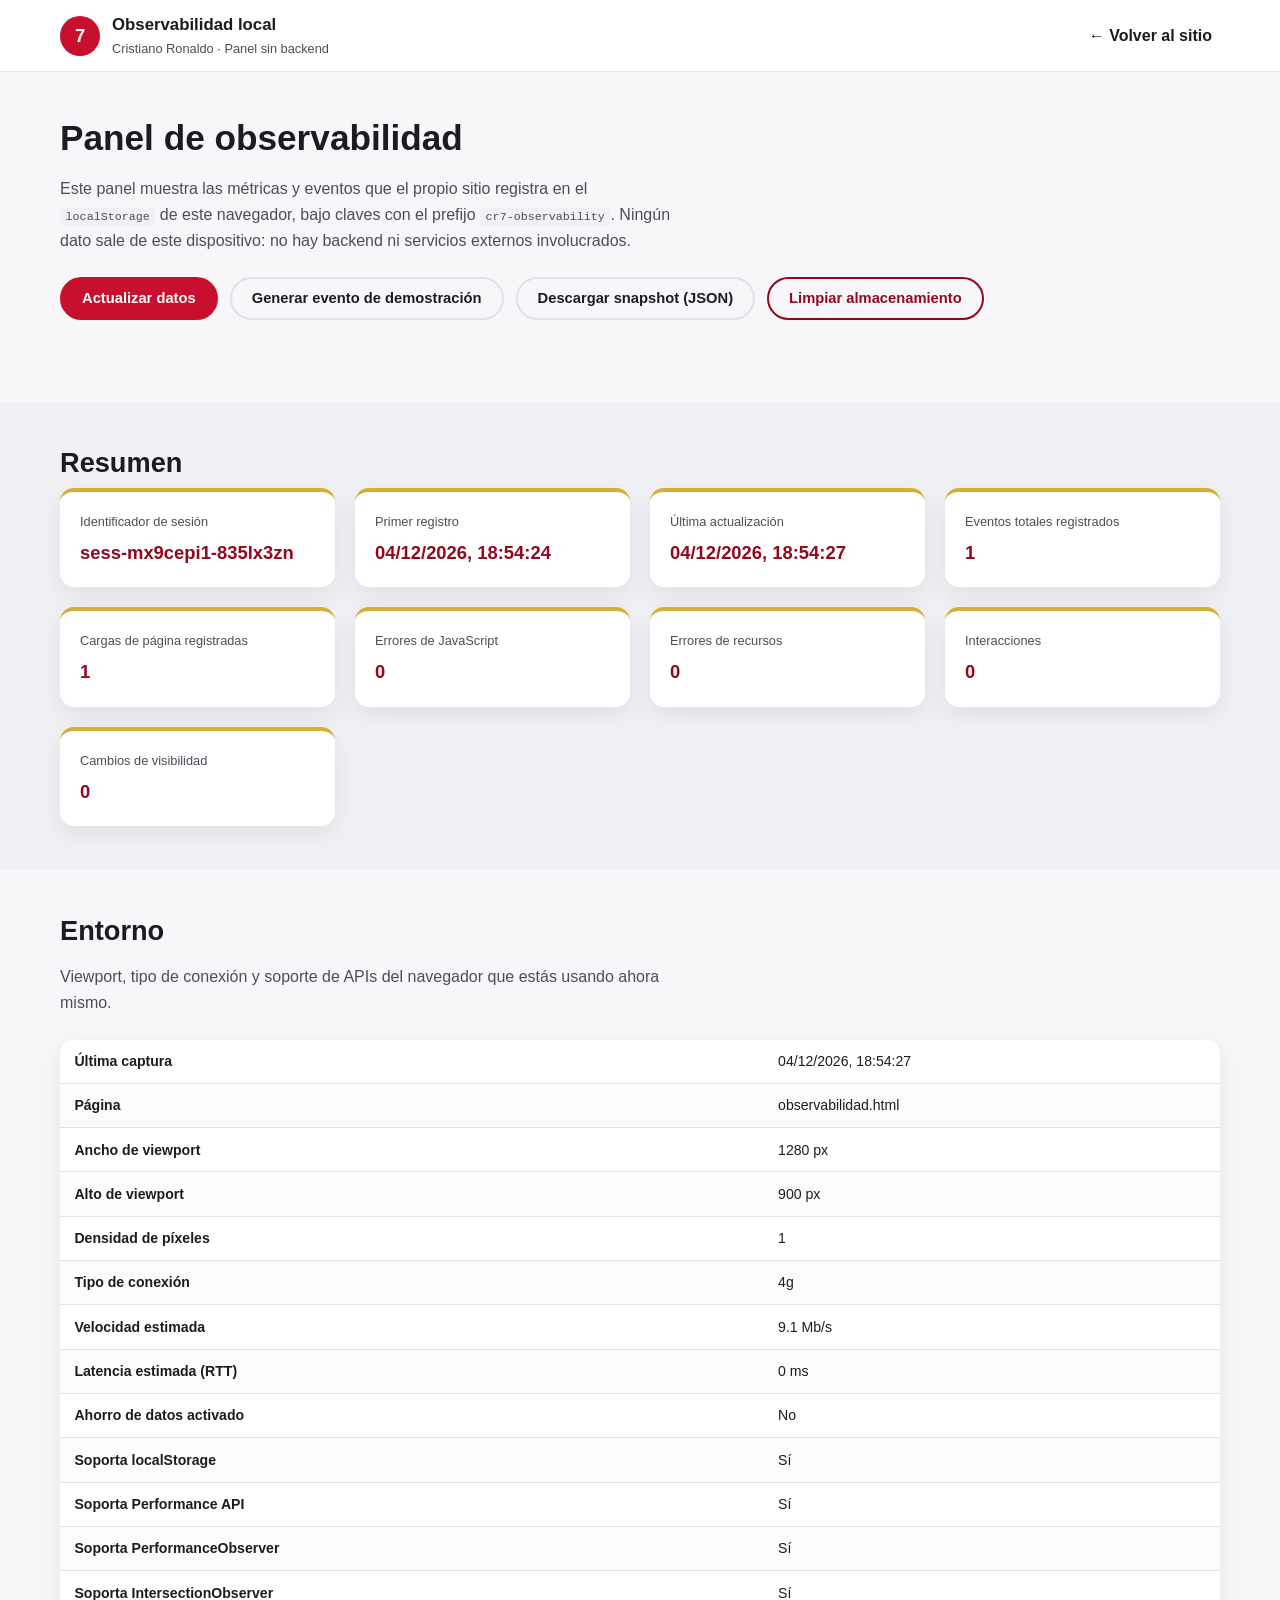
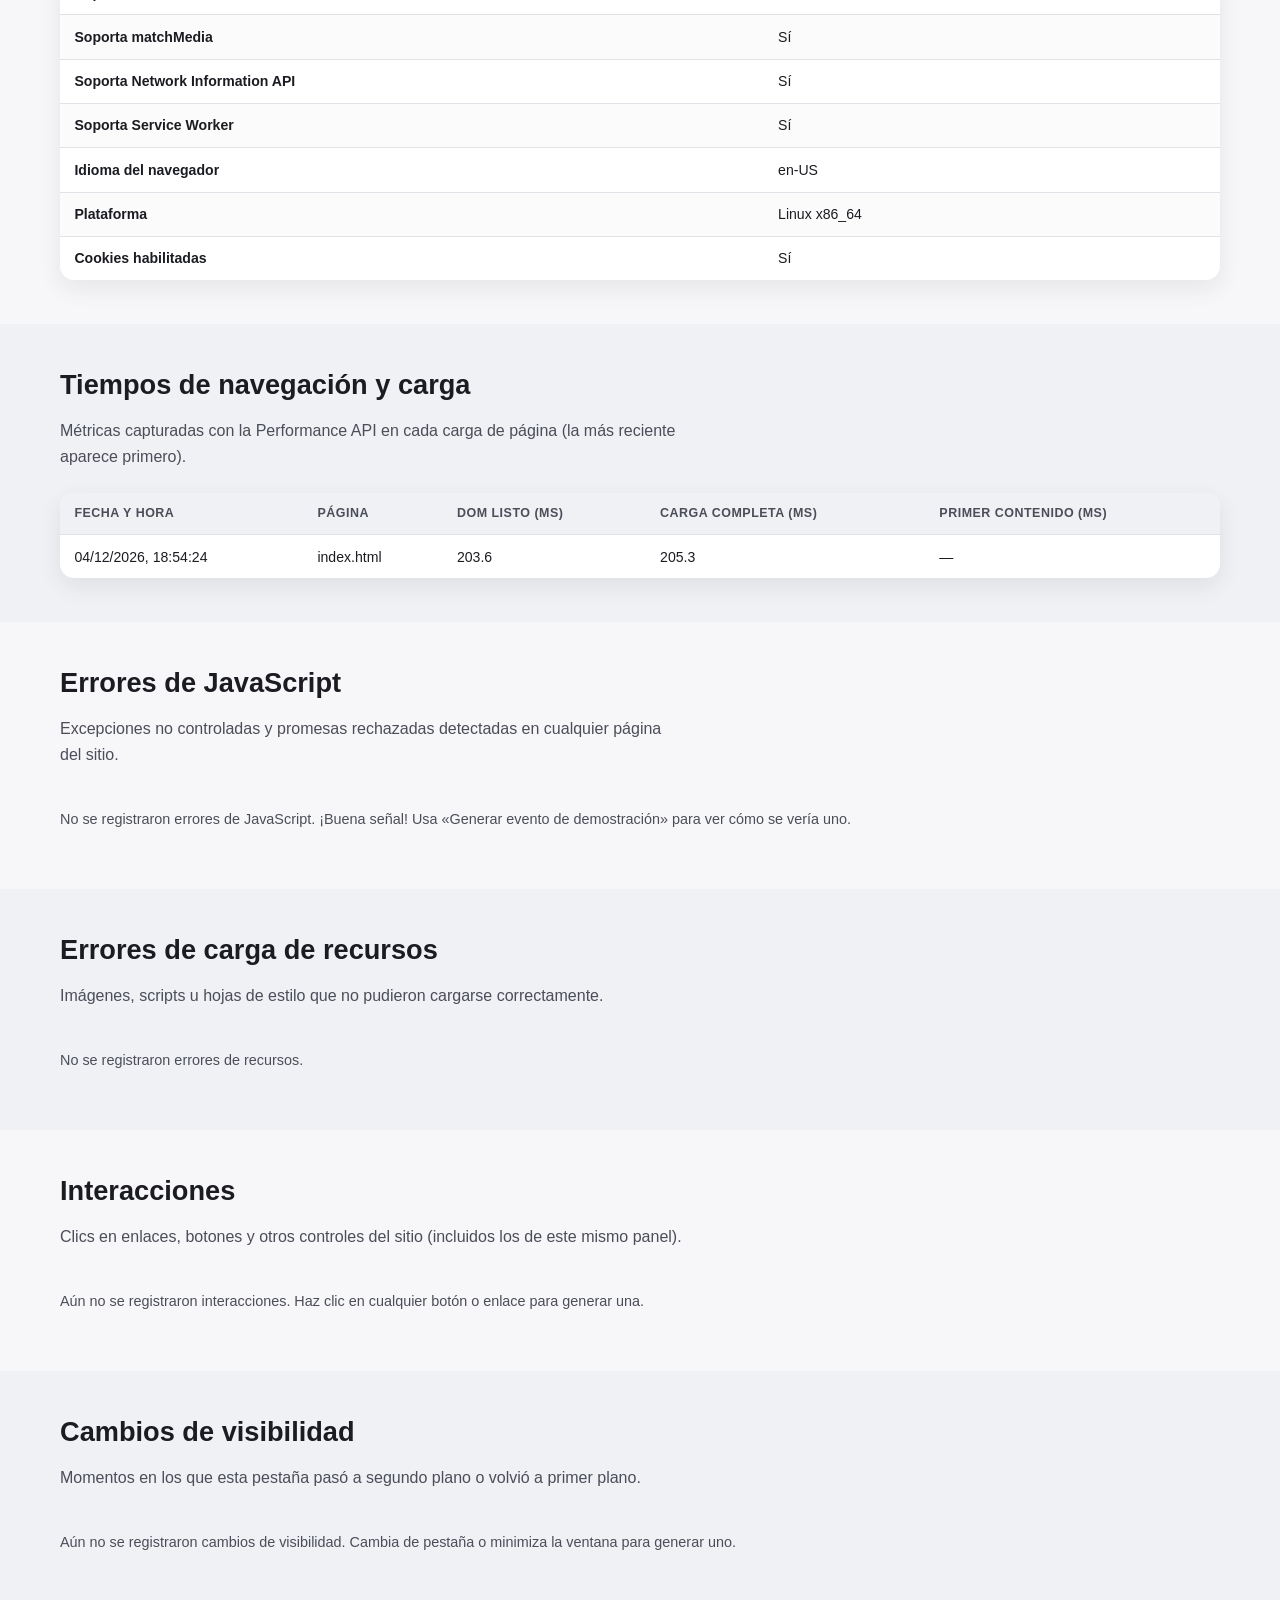
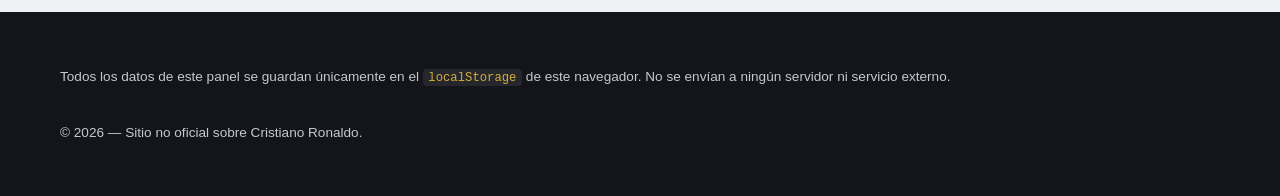
<file: paginaCristianoRonaldo/observabilidad.html>
<!DOCTYPE html>
<html lang="es">
<head>
  <meta charset="UTF-8">
  <meta name="viewport" content="width=device-width, initial-scale=1.0">
  <title>Observabilidad | Cristiano Ronaldo</title>
  <meta name="description" content="Panel local de observabilidad del sitio: rendimiento, errores, interacciones y entorno, almacenado únicamente en el navegador, sin backend ni servicios externos.">
  <link rel="stylesheet" href="observabilidad.css">
</head>
<body>

  <a class="skip-link" href="#contenido-principal">Saltar al contenido principal</a>

  <header class="site-header">
    <div class="header-contenido contenedor">
      <div class="marca">
        <span class="marca-numero">7</span>
        <div>
          <p class="marca-titulo">Observabilidad local</p>
          <p class="marca-subtitulo">Cristiano Ronaldo · Panel sin backend</p>
        </div>
      </div>
      <nav aria-label="Navegación del panel">
        <a href="index.html">← Volver al sitio</a>
      </nav>
    </div>
  </header>

  <main id="contenido-principal">

    <!-- ===================== INTRODUCCIÓN Y CONTROLES ===================== -->
    <section class="seccion" aria-labelledby="intro-titulo">
      <div class="contenedor">
        <h1 id="intro-titulo">Panel de observabilidad</h1>
        <p class="seccion-intro">
          Este panel muestra las métricas y eventos que el propio sitio registra en el
          <code>localStorage</code> de este navegador, bajo claves con el prefijo
          <code>cr7-observability</code>. Ningún dato sale de este dispositivo: no hay
          backend ni servicios externos involucrados.
        </p>

        <div class="barra-herramientas" role="toolbar" aria-label="Acciones del panel de observabilidad">
          <button type="button" id="btn-actualizar" class="boton boton-primario">
            Actualizar datos
          </button>
          <button type="button" id="btn-demo" class="boton boton-secundario">
            Generar evento de demostración
          </button>
          <button type="button" id="btn-descargar" class="boton boton-secundario">
            Descargar snapshot (JSON)
          </button>
          <button type="button" id="btn-limpiar" class="boton boton-peligro">
            Limpiar almacenamiento
          </button>
        </div>

        <p class="estado-mensaje" id="estado-mensaje" role="status" aria-live="polite"></p>
      </div>
    </section>

    <!-- ===================== RESUMEN ===================== -->
    <section class="seccion seccion-alterna" aria-labelledby="resumen-titulo">
      <div class="contenedor">
        <h2 id="resumen-titulo">Resumen</h2>
        <dl class="resumen-grid" id="resumen-grid" aria-live="polite">
          <!-- Rellenado dinámicamente por observabilidad.js -->
        </dl>
      </div>
    </section>

    <!-- ===================== ENTORNO ===================== -->
    <section class="seccion" aria-labelledby="entorno-titulo">
      <div class="contenedor">
        <h2 id="entorno-titulo">Entorno</h2>
        <p class="seccion-intro">
          Viewport, tipo de conexión y soporte de APIs del navegador que estás usando
          ahora mismo.
        </p>
        <div class="tabla-scroll">
          <table class="tabla-datos" id="tabla-entorno">
            <caption class="sr-only">Datos del entorno del navegador</caption>
            <tbody id="tabla-entorno-cuerpo"></tbody>
          </table>
        </div>
      </div>
    </section>

    <!-- ===================== NAVEGACIÓN Y CARGA ===================== -->
    <section class="seccion seccion-alterna" aria-labelledby="navegacion-titulo">
      <div class="contenedor">
        <h2 id="navegacion-titulo">Tiempos de navegación y carga</h2>
        <p class="seccion-intro">
          Métricas capturadas con la Performance API en cada carga de página (la más
          reciente aparece primero).
        </p>
        <div class="tabla-scroll">
          <table class="tabla-datos" id="tabla-navegacion">
            <caption class="sr-only">Historial de tiempos de carga de página</caption>
            <thead>
              <tr>
                <th scope="col">Fecha y hora</th>
                <th scope="col">Página</th>
                <th scope="col">DOM listo (ms)</th>
                <th scope="col">Carga completa (ms)</th>
                <th scope="col">Primer contenido (ms)</th>
              </tr>
            </thead>
            <tbody id="tabla-navegacion-cuerpo"></tbody>
          </table>
        </div>
        <p class="estado-vacio" id="navegacion-vacio" hidden>
          Aún no se registraron cargas de página. Recarga <a href="index.html">la página principal</a> o esta misma para generar una.
        </p>
      </div>
    </section>

    <!-- ===================== ERRORES DE JAVASCRIPT ===================== -->
    <section class="seccion" aria-labelledby="errores-titulo">
      <div class="contenedor">
        <h2 id="errores-titulo">Errores de JavaScript</h2>
        <p class="seccion-intro">
          Excepciones no controladas y promesas rechazadas detectadas en cualquier
          página del sitio.
        </p>
        <div class="tabla-scroll">
          <table class="tabla-datos" id="tabla-errores">
            <caption class="sr-only">Errores de JavaScript registrados</caption>
            <thead>
              <tr>
                <th scope="col">Fecha y hora</th>
                <th scope="col">Tipo</th>
                <th scope="col">Mensaje</th>
                <th scope="col">Ubicación</th>
              </tr>
            </thead>
            <tbody id="tabla-errores-cuerpo"></tbody>
          </table>
        </div>
        <p class="estado-vacio" id="errores-vacio" hidden>
          No se registraron errores de JavaScript. ¡Buena señal! Usa «Generar evento de
          demostración» para ver cómo se vería uno.
        </p>
      </div>
    </section>

    <!-- ===================== ERRORES DE RECURSOS ===================== -->
    <section class="seccion seccion-alterna" aria-labelledby="recursos-titulo">
      <div class="contenedor">
        <h2 id="recursos-titulo">Errores de carga de recursos</h2>
        <p class="seccion-intro">
          Imágenes, scripts u hojas de estilo que no pudieron cargarse correctamente.
        </p>
        <div class="tabla-scroll">
          <table class="tabla-datos" id="tabla-recursos">
            <caption class="sr-only">Errores de carga de recursos registrados</caption>
            <thead>
              <tr>
                <th scope="col">Fecha y hora</th>
                <th scope="col">Elemento</th>
                <th scope="col">Origen</th>
              </tr>
            </thead>
            <tbody id="tabla-recursos-cuerpo"></tbody>
          </table>
        </div>
        <p class="estado-vacio" id="recursos-vacio" hidden>
          No se registraron errores de recursos.
        </p>
      </div>
    </section>

    <!-- ===================== INTERACCIONES ===================== -->
    <section class="seccion" aria-labelledby="interacciones-titulo">
      <div class="contenedor">
        <h2 id="interacciones-titulo">Interacciones</h2>
        <p class="seccion-intro">
          Clics en enlaces, botones y otros controles del sitio (incluidos los de este
          mismo panel).
        </p>
        <div class="tabla-scroll">
          <table class="tabla-datos" id="tabla-interacciones">
            <caption class="sr-only">Interacciones registradas</caption>
            <thead>
              <tr>
                <th scope="col">Fecha y hora</th>
                <th scope="col">Página</th>
                <th scope="col">Elemento</th>
                <th scope="col">Texto o etiqueta</th>
              </tr>
            </thead>
            <tbody id="tabla-interacciones-cuerpo"></tbody>
          </table>
        </div>
        <p class="estado-vacio" id="interacciones-vacio" hidden>
          Aún no se registraron interacciones. Haz clic en cualquier botón o enlace para
          generar una.
        </p>
      </div>
    </section>

    <!-- ===================== VISIBILIDAD ===================== -->
    <section class="seccion seccion-alterna" aria-labelledby="visibilidad-titulo">
      <div class="contenedor">
        <h2 id="visibilidad-titulo">Cambios de visibilidad</h2>
        <p class="seccion-intro">
          Momentos en los que esta pestaña pasó a segundo plano o volvió a primer plano.
        </p>
        <div class="tabla-scroll">
          <table class="tabla-datos" id="tabla-visibilidad">
            <caption class="sr-only">Cambios de visibilidad registrados</caption>
            <thead>
              <tr>
                <th scope="col">Fecha y hora</th>
                <th scope="col">Página</th>
                <th scope="col">Estado</th>
              </tr>
            </thead>
            <tbody id="tabla-visibilidad-cuerpo"></tbody>
          </table>
        </div>
        <p class="estado-vacio" id="visibilidad-vacio" hidden>
          Aún no se registraron cambios de visibilidad. Cambia de pestaña o minimiza la
          ventana para generar uno.
        </p>
      </div>
    </section>

  </main>

  <footer class="site-footer">
    <div class="contenedor footer-contenido">
      <p>
        Todos los datos de este panel se guardan únicamente en el
        <code>localStorage</code> de este navegador. No se envían a ningún servidor ni
        servicio externo.
      </p>
      <p>&copy; <span id="anio-actual"></span> — Sitio no oficial sobre Cristiano Ronaldo.</p>
    </div>
  </footer>

  <script src="script.js"></script>
  <script src="observabilidad.js"></script>
</body>
</html>
</file>
<file: paginaCristianoRonaldo/observabilidad.css>
/* =========================================================
   Panel de observabilidad — hoja de estilos independiente.
   Reutiliza la misma paleta e identidad visual que styles.css
   (rojo/dorado de Portugal) para mantener coherencia con el
   resto del sitio, sin depender de ese archivo.
   ========================================================= */
:root {
  --color-fondo: #f7f7f9;
  --color-superficie: #ffffff;
  --color-superficie-alterna: #f0f1f5;
  --color-texto: #1b1c22;
  --color-texto-suave: #4b4d58;
  --color-primario: #c8102e;
  --color-primario-oscuro: #93081f;
  --color-acento: #d4af37;
  --color-peligro: #93081f;
  --color-exito: #1a7f37;
  --color-borde: #e1e2e8;
  --color-foco: #2563eb;
  --radio: 14px;
  --sombra: 0 8px 24px rgba(20, 20, 30, 0.08);
  --transicion: 200ms ease;
  --ancho-maximo: 1200px;
}

* ,
*::before,
*::after {
  box-sizing: border-box;
}

html {
  scroll-behavior: auto;
}

@media (prefers-reduced-motion: no-preference) {
  html {
    scroll-behavior: smooth;
  }
}

body {
  margin: 0;
  font-family: "Segoe UI", Roboto, Helvetica, Arial, sans-serif;
  background-color: var(--color-fondo);
  color: var(--color-texto);
  line-height: 1.6;
}

ul {
  list-style: none;
  margin: 0;
  padding: 0;
}

a {
  color: var(--color-primario-oscuro);
  text-decoration: none;
}

a:hover {
  text-decoration: underline;
}

h1, h2 {
  line-height: 1.25;
  margin-top: 0;
}

code {
  background: var(--color-superficie-alterna);
  padding: 0.1rem 0.35rem;
  border-radius: 4px;
  font-size: 0.9em;
}

.contenedor {
  width: 100%;
  max-width: var(--ancho-maximo);
  margin-inline: auto;
  padding-inline: 1.25rem;
}

.sr-only {
  position: absolute;
  width: 1px;
  height: 1px;
  padding: 0;
  margin: -1px;
  overflow: hidden;
  clip: rect(0, 0, 0, 0);
  white-space: nowrap;
  border: 0;
}

/* =========================================================
   Estados de foco visibles (accesibilidad)
   ========================================================= */
a:focus-visible,
button:focus-visible {
  outline: 3px solid var(--color-foco);
  outline-offset: 3px;
  border-radius: 4px;
}

.skip-link {
  position: absolute;
  left: 1rem;
  top: -3rem;
  background: var(--color-primario);
  color: #fff;
  padding: 0.6rem 1rem;
  border-radius: 6px;
  transition: top var(--transicion);
  z-index: 1000;
}

.skip-link:focus {
  top: 1rem;
}

/* =========================================================
   Encabezado
   ========================================================= */
.site-header {
  position: sticky;
  top: 0;
  z-index: 100;
  background: var(--color-superficie);
  border-bottom: 1px solid var(--color-borde);
}

.header-contenido {
  display: flex;
  flex-wrap: wrap;
  align-items: center;
  justify-content: space-between;
  gap: 1rem;
  padding-block: 0.75rem;
}

.marca {
  display: flex;
  align-items: center;
  gap: 0.75rem;
}

.marca-numero {
  display: inline-flex;
  align-items: center;
  justify-content: center;
  width: 2.5rem;
  height: 2.5rem;
  border-radius: 50%;
  background: var(--color-primario);
  color: #fff;
  font-weight: 700;
  font-size: 1.15rem;
  flex-shrink: 0;
}

.marca-titulo {
  margin: 0;
  font-weight: 700;
  font-size: 1.05rem;
}

.marca-subtitulo {
  margin: 0;
  font-size: 0.8rem;
  color: var(--color-texto-suave);
}

.header-contenido nav a {
  display: inline-block;
  padding: 0.6rem 0.5rem;
  font-weight: 600;
  color: var(--color-texto);
}

.header-contenido nav a:hover {
  color: var(--color-primario);
}

/* =========================================================
   Secciones genéricas
   ========================================================= */
.seccion {
  padding-block: 2.75rem;
}

.seccion-alterna {
  background: var(--color-superficie-alterna);
}

.seccion h1 {
  font-size: clamp(1.6rem, 3vw, 2.2rem);
  margin-bottom: 0.75rem;
}

.seccion h2 {
  font-size: clamp(1.3rem, 2.4vw, 1.7rem);
  margin-bottom: 0.5rem;
}

.seccion-intro {
  color: var(--color-texto-suave);
  max-width: 70ch;
  margin-bottom: 1.5rem;
}

/* =========================================================
   Barra de herramientas y botones
   ========================================================= */
.barra-herramientas {
  display: flex;
  flex-wrap: wrap;
  gap: 0.75rem;
  margin-bottom: 1rem;
}

.boton {
  display: inline-block;
  padding: 0.7rem 1.25rem;
  border-radius: 999px;
  font-weight: 600;
  font-size: 0.92rem;
  border: 2px solid transparent;
  cursor: pointer;
  background: var(--color-superficie);
  font-family: inherit;
}

.boton-primario {
  background: var(--color-primario);
  border-color: var(--color-primario);
  color: #fff;
}

.boton-primario:hover {
  background: var(--color-primario-oscuro);
  border-color: var(--color-primario-oscuro);
}

.boton-secundario {
  background: transparent;
  color: var(--color-texto);
  border-color: var(--color-borde);
}

.boton-secundario:hover {
  border-color: var(--color-primario);
  color: var(--color-primario);
}

.boton-peligro {
  background: transparent;
  color: var(--color-peligro);
  border-color: var(--color-peligro);
}

.boton-peligro:hover {
  background: var(--color-peligro);
  color: #fff;
}

.estado-mensaje {
  min-height: 1.4rem;
  margin: 0;
  padding: 0.6rem 0.9rem;
  border-radius: 8px;
  font-size: 0.9rem;
  color: var(--color-texto-suave);
}

.estado-mensaje:not(:empty) {
  background: var(--color-superficie-alterna);
  border: 1px solid var(--color-borde);
}

.estado-mensaje--error {
  color: var(--color-peligro);
  border-color: var(--color-peligro);
}

/* =========================================================
   Resumen (tarjetas)
   ========================================================= */
.resumen-grid {
  display: grid;
  grid-template-columns: repeat(auto-fit, minmax(220px, 1fr));
  gap: 1.25rem;
  margin: 0;
}

.resumen-item {
  background: var(--color-superficie);
  border-radius: var(--radio);
  padding: 1.25rem;
  box-shadow: var(--sombra);
  border-top: 4px solid var(--color-acento);
}

.resumen-item dt {
  font-size: 0.8rem;
  color: var(--color-texto-suave);
  margin-bottom: 0.35rem;
}

.resumen-item dd {
  margin: 0;
  font-size: 1.15rem;
  font-weight: 700;
  color: var(--color-primario-oscuro);
  word-break: break-word;
}

/* =========================================================
   Tablas de datos
   ========================================================= */
.tabla-scroll {
  overflow-x: auto;
  border-radius: var(--radio);
  box-shadow: var(--sombra);
  background: var(--color-superficie);
}

.tabla-datos {
  width: 100%;
  border-collapse: collapse;
  font-size: 0.88rem;
  min-width: 480px;
}

.tabla-datos th,
.tabla-datos td {
  text-align: left;
  padding: 0.65rem 0.9rem;
  border-bottom: 1px solid var(--color-borde);
  vertical-align: top;
}

.tabla-datos thead th {
  background: var(--color-superficie-alterna);
  font-size: 0.78rem;
  text-transform: uppercase;
  letter-spacing: 0.04em;
  color: var(--color-texto-suave);
  position: sticky;
  top: 0;
}

.tabla-datos tbody th[scope="row"] {
  font-weight: 600;
  white-space: nowrap;
}

.tabla-datos tbody tr:last-child td,
.tabla-datos tbody tr:last-child th {
  border-bottom: none;
}

.tabla-datos tbody tr:nth-child(even) {
  background: rgba(0, 0, 0, 0.015);
}

.tabla-datos[hidden] {
  display: none;
}

.estado-vacio {
  color: var(--color-texto-suave);
  font-size: 0.9rem;
  margin-top: 1rem;
}

/* =========================================================
   Pie de página
   ========================================================= */
.site-footer {
  background: #14151b;
  color: #c6c7d1;
  padding-block: 2.5rem;
}

.footer-contenido {
  display: grid;
  gap: 0.4rem;
  font-size: 0.85rem;
}

.footer-contenido code {
  background: rgba(255, 255, 255, 0.08);
  color: var(--color-acento);
}

/* =========================================================
   Responsive
   ========================================================= */
@media (max-width: 640px) {
  .barra-herramientas {
    flex-direction: column;
    align-items: stretch;
  }

  .boton {
    text-align: center;
  }

  .header-contenido {
    flex-direction: column;
    align-items: flex-start;
  }
}
</file>
